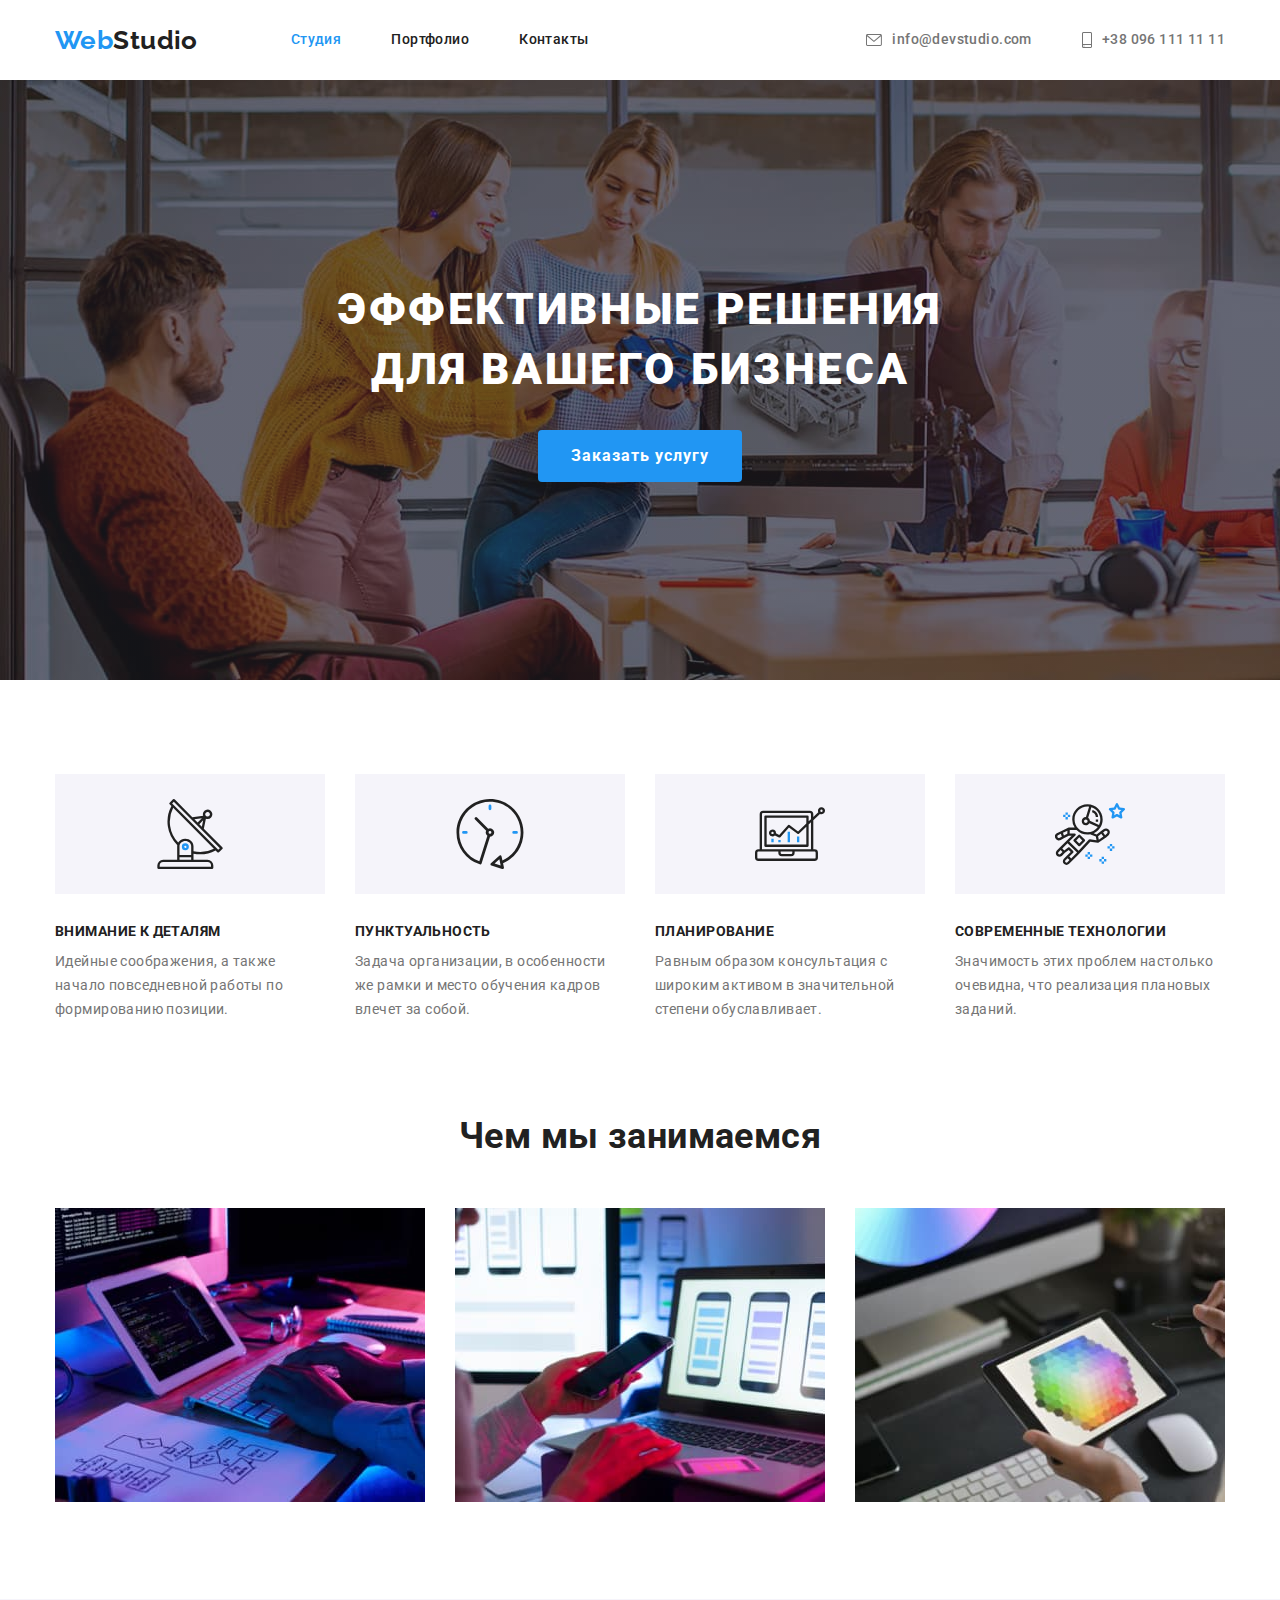
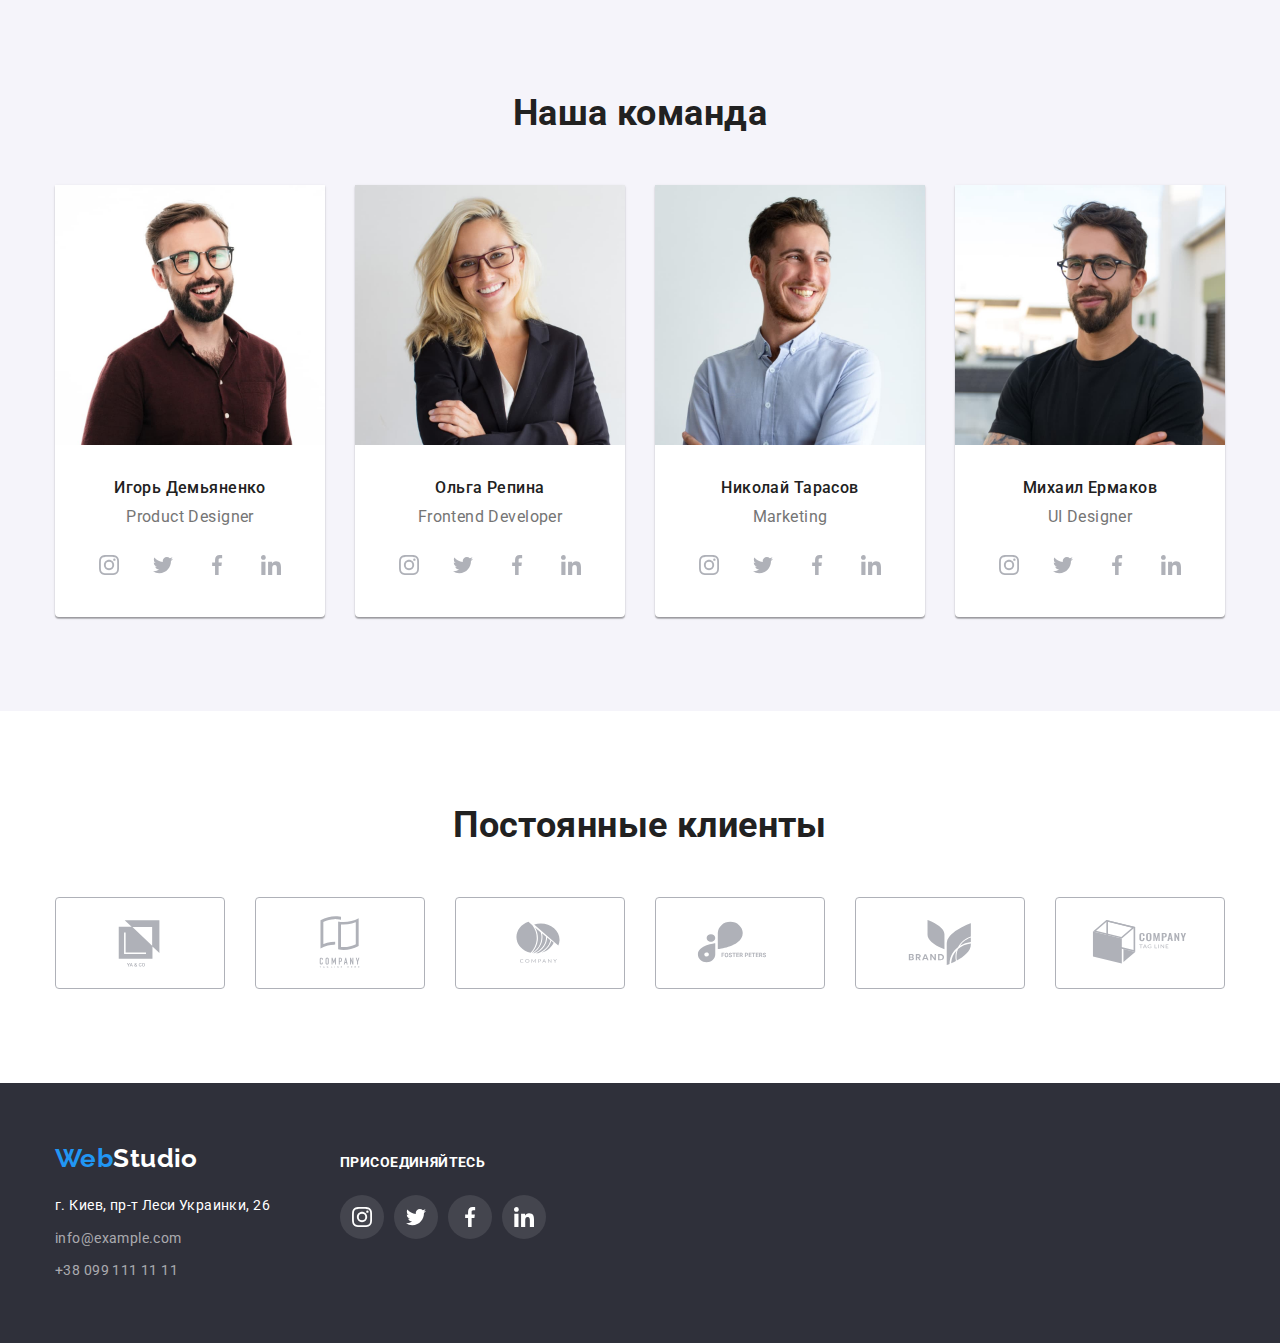
<file: index.html>
<!DOCTYPE html>
<html lang="ru">

<head>
    <meta charset="UTF-8">
    <meta http-equiv="X-UA-Compatible" content="IE=edge">
    <meta name="viewport" content="width=device-width, initial-scale=1.0">
    <title>Web Studio</title>
    <link
        href="https://fonts.googleapis.com/css2?family=Raleway:wght@700&family=Roboto:wght@400;500;700;900&display=swap"
        rel="stylesheet">
    <link rel="stylesheet" href="css/modern-normalize.css">
    <link rel="stylesheet" href="css/styles.css">
</head>

<body>
    <header class="header">
        <div class="container">
            <a href="" class="logo"><span>Web</span>Studio</a>
            <nav>
                <ul class="menu-list">
                    <li class="menu-item"><a href="./index.html" class="link active">Студия</a></li>
                    <li class="menu-item"><a href="./portfolio.html" class="link">Портфолио</a></li>
                    <li class="menu-item"><a href="" class="link">Контакты</a></li>
                </ul>
            </nav>
            <ul class="contact-list">
                <li class="item">
                    <a href="mailto:info@devstudio.com" class="link">
                        <svg class="contact-icon icon-mail">
                            <use href="./images/icon.svg#icon-icon-mail"></use>
                        </svg>
                        info@devstudio.com
                    </a>
                </li>
                <li class="item">
                    <a href="tel:+380961111111" class="link">
                        <svg class="contact-icon icon-smartphone">
                            <use href="./images/icon.svg#icon-smartphone"></use>
                        </svg>
                        +38 096 111 11 11
                    </a>
                </li>
            </ul>
        </div>
    </header>

    <main>
        <section class="hero">
            <h1 class="title">Эффективные решения <br> для вашего бизнеса</h1>
            <button type="button" class="btn">Заказать услугу</button>
        </section>

        <section class="section">
            <div class="container">
                <ul class="features-list">
                    <li class="features-item">
                        <div class="features-icon">
                            <svg class="icon" width="70" height="70">
                                <use href="./images/icon.svg#icon-antenna"></use>
                            </svg>
                        </div>
                        <h3 class="features-title">Внимание к деталям</h3>
                        <p class="features-text">Идейные соображения, а также начало повседневной работы по формированию
                            позиции.</p>
                    </li>
                    <li class="features-item">
                        <div class="features-icon">
                            <svg class="icon" width="70" height="70">
                                <use href="./images/icon.svg#icon-clock"></use>
                            </svg>
                        </div>
                        <h3 class="features-title">Пунктуальность</h3>
                        <p class="features-text">Задача организации, в особенности же рамки и место обучения кадров
                            влечет за собой.</p>
                    </li>
                    <li class="features-item">
                        <div class="features-icon">
                            <svg class="icon" width="70" height="70">
                                <use href="./images/icon.svg#icon-diagram"></use>
                            </svg>
                        </div>
                        <h3 class="features-title">Планирование</h3>
                        <p class="features-text">Равным образом консультация с широким активом в значительной степени
                            обуславливает.</p>
                    </li>
                    <li class="features-item">
                        <div class="features-icon">
                            <svg class="icon" width="70" height="70">
                                <use href="./images/icon.svg#icon-astronaut"></use>
                            </svg>
                        </div>
                        <h3 class="features-title">Современные технологии</h3>
                        <p class="features-text">Значимость этих проблем настолько очевидна, что реализация плановых
                            заданий.</p>
                    </li>
                </ul>
            </div>
        </section>

        <section class="section section-work">
            <h2 class="section-title">Чем мы занимаемся</h2>
            <div class="container">
                <ul class="work">
                    <li class="work-item">
                        <a href=""><img src="images/img1.jpg" alt="work at the computer" width="370" height="294"></a>
                    </li>
                    <li class="work-item">
                        <a href=""><img src="images/img2.jpg" alt="work at the phone" width="370" height="294"></a>
                    </li>
                    <li class="work-item">
                        <a href=""><img src="images/img3.jpg" alt="work at the tablet" width="370" height="294"></a>
                    </li>
                </ul>
            </div>
        </section>

        <section class="section section-team">
            <h2 class="section-title">Наша команда</h2>
            <div class="container">
                <ul class="team">
                    <li class="team-item">
                        <img src="images/photo1.jpg" alt="the guy in the picture" width="270" height="260">
                        <h3 class="team-title">Игорь Демьяненко</h3>
                        <p lang="en" class="team-text">Product Designer</p>
                        <div class="social">
                            <a href="https://www.instagram.com/" class="social-link" target="_blank">
                                <svg class="icon" width="70" height="70">
                                    <use href="./images/icon.svg#icon-instagram-2"></use>
                                </svg>
                            </a>
                            <a href="https://www.twitter.com/" class="social-link" target="_blank">
                                <svg class="icon" width="70" height="70">
                                    <use href="./images/icon.svg#icon-twitter-1"></use>
                                </svg>
                            </a>
                            <a href="https://www.facebook.com/" class="social-link" target="_blank">
                                <svg class="icon" width="70" height="70">
                                    <use href="./images/icon.svg#icon-facebook-1"></use>
                                </svg>
                            </a>
                            <a href="https://www.linkedin.com/" class="social-link" target="_blank">
                                <svg class="icon" width="70" height="70">
                                    <use href="./images/icon.svg#icon-linkedin-1"></use>
                                </svg>
                            </a>
                        </div>
                    </li>
                    <li class="team-item">
                        <img src="images/photo2.jpg" alt="the girl in the picture" width="270" height="260">
                        <h3 class="team-title">Ольга Репина</h3>
                        <p lang="en" class="team-text">Frontend Developer</p>
                        <div class="social">
                            <a href="https://www.instagram.com/" class="social-link" target="_blank">
                                <svg class="icon" width="70" height="70">
                                    <use href="./images/icon.svg#icon-instagram-2"></use>
                                </svg>
                            </a>
                            <a href="https://www.twitter.com/" class="social-link" target="_blank">
                                <svg class="icon" width="70" height="70">
                                    <use href="./images/icon.svg#icon-twitter-1"></use>
                                </svg>
                            </a>
                            <a href="https://www.facebook.com/" class="social-link" target="_blank">
                                <svg class="icon" width="70" height="70">
                                    <use href="./images/icon.svg#icon-facebook-1"></use>
                                </svg>
                            </a>
                            <a href="https://www.linkedin.com/" class="social-link" target="_blank">
                                <svg class="icon" width="70" height="70">
                                    <use href="./images/icon.svg#icon-linkedin-1"></use>
                                </svg>
                            </a>
                        </div>
                    </li>
                    <li class="team-item">
                        <img src="images/photo3.jpg" alt="the guy in the picture" width="270" height="260">
                        <h3 class="team-title">Николай Тарасов</h3>
                        <p lang="en" class="team-text">Marketing</p>
                        <div class="social">
                            <a href="https://www.instagram.com/" class="social-link" target="_blank">
                                <svg class="icon" width="70" height="70">
                                    <use href="./images/icon.svg#icon-instagram-2"></use>
                                </svg>
                            </a>
                            <a href="https://www.twitter.com/" class="social-link" target="_blank">
                                <svg class="icon" width="70" height="70">
                                    <use href="./images/icon.svg#icon-twitter-1"></use>
                                </svg>
                            </a>
                            <a href="https://www.facebook.com/" class="social-link" target="_blank">
                                <svg class="icon" width="70" height="70">
                                    <use href="./images/icon.svg#icon-facebook-1"></use>
                                </svg>
                            </a>
                            <a href="https://www.linkedin.com/" class="social-link" target="_blank">
                                <svg class="icon" width="70" height="70">
                                    <use href="./images/icon.svg#icon-linkedin-1"></use>
                                </svg>
                            </a>
                        </div>
                    </li>
                    <li class="team-item">
                        <img src="images/photo4.jpg" alt="the guy in the picture" width="270" height="260">
                        <h3 class="team-title">Михаил Ермаков</h3>
                        <p lang="en" class="team-text">UI Designer</p>
                        <div class="social">
                            <a href="https://www.instagram.com/" class="social-link" target="_blank">
                                <svg class="icon" width="70" height="70">
                                    <use href="./images/icon.svg#icon-instagram-2"></use>
                                </svg>
                            </a>
                            <a href="https://www.twitter.com/" class="social-link" target="_blank">
                                <svg class="icon" width="70" height="70">
                                    <use href="./images/icon.svg#icon-twitter-1"></use>
                                </svg>
                            </a>
                            <a href="https://www.facebook.com/" class="social-link" target="_blank">
                                <svg class="icon" width="70" height="70">
                                    <use href="./images/icon.svg#icon-facebook-1"></use>
                                </svg>
                            </a>
                            <a href="https://www.linkedin.com/" class="social-link" target="_blank">
                                <svg class="icon" width="70" height="70">
                                    <use href="./images/icon.svg#icon-linkedin-1"></use>
                                </svg>
                            </a>
                        </div>
                    </li>
                </ul>
            </div>
        </section>

        <section class="section section-clients">
            <h2 class="section-title">Постоянные клиенты</h2>
            <div class="container">
                <ul class="clients-logo">
                    <li class="clients-item">
                        <a href="" class="clients-item-link">
                            <svg class="icon" width="106" height="60">
                                <use href="./images/icon.svg#icon-Logo1"></use>
                            </svg>
                        </a>
                    </li>
                    <li class="clients-item">
                        <a href="" class="clients-item-link">
                            <svg class="icon" width="106" height="60">
                                <use href="./images/icon.svg#icon-Logo2"></use>
                            </svg>
                        </a>
                    </li>
                    <li class="clients-item">
                        <a href="" class="clients-item-link">
                            <svg class="icon" width="106" height="60">
                                <use href="./images/icon.svg#icon-Logo3"></use>
                            </svg>
                        </a>
                    </li>
                    <li class="clients-item">
                        <a href="" class="clients-item-link">
                            <svg class="icon" width="106" height="60">
                                <use href="./images/icon.svg#icon-Logo4"></use>
                            </svg>
                        </a>
                    </li>
                    <li class="clients-item">
                        <a href="" class="clients-item-link">
                            <svg class="icon" width="106" height="60">
                                <use href="./images/icon.svg#icon-Logo5"></use>
                            </svg>
                        </a>
                    </li>
                    <li class="clients-item">
                        <a href="" class="clients-item-link">
                            <svg class="icon" width="106" height="60">
                                <use href="./images/icon.svg#icon-Logo6"></use>
                            </svg>
                        </a>
                    </li>
                </ul>
            </div>
        </section>
    </main>

    <footer class="footer">
        <div class="container">
            <div class="footer-address">
                <a href="" class="logo"><span>Web</span>Studio</a>
                <address class="address">
                    <p class="footer-text">г. Киев, пр-т Леси Украинки, 26</p>
                    <a href="mailto:info@example.com" class="footer-link">info@example.com</a>
                    <a href="tel:+380991111111" class="footer-link">+38 099 111 11 11</a>
                </address>
            </div>

            <div class="footer-social">
                <p class="text">присоединяйтесь</p>
                <ul class="social-links">
                    <li class="item">
                        <a href="https://www.instagram.com/" class="social-link" target="_blank">
                            <svg class="icon" width="70" height="70">
                                <use href="./images/icon.svg#icon-instagram-2"></use>
                            </svg>
                        </a>
                    </li>
                    <li class="item">
                        <a href="https://www.twitter.com/" class="social-link" target="_blank">
                            <svg class="icon" width="70" height="70">
                                <use href="./images/icon.svg#icon-twitter-1"></use>
                            </svg>
                        </a>
                    </li>
                    <li class="item">
                        <a href="https://www.facebook.com/" class="social-link" target="_blank">
                            <svg class="icon" width="70" height="70">
                                <use href="./images/icon.svg#icon-facebook-1"></use>
                            </svg>
                        </a>
                    </li>
                    <li class="item">
                        <a href="https://www.linkedin.com/" class="social-link" target="_blank">
                            <svg class="icon" width="70" height="70">
                                <use href="./images/icon.svg#icon-linkedin-1"></use>
                            </svg>
                        </a>
                    </li>
                </ul>
            </div>
        </div>
    </footer>
</body>

</html>
</file>
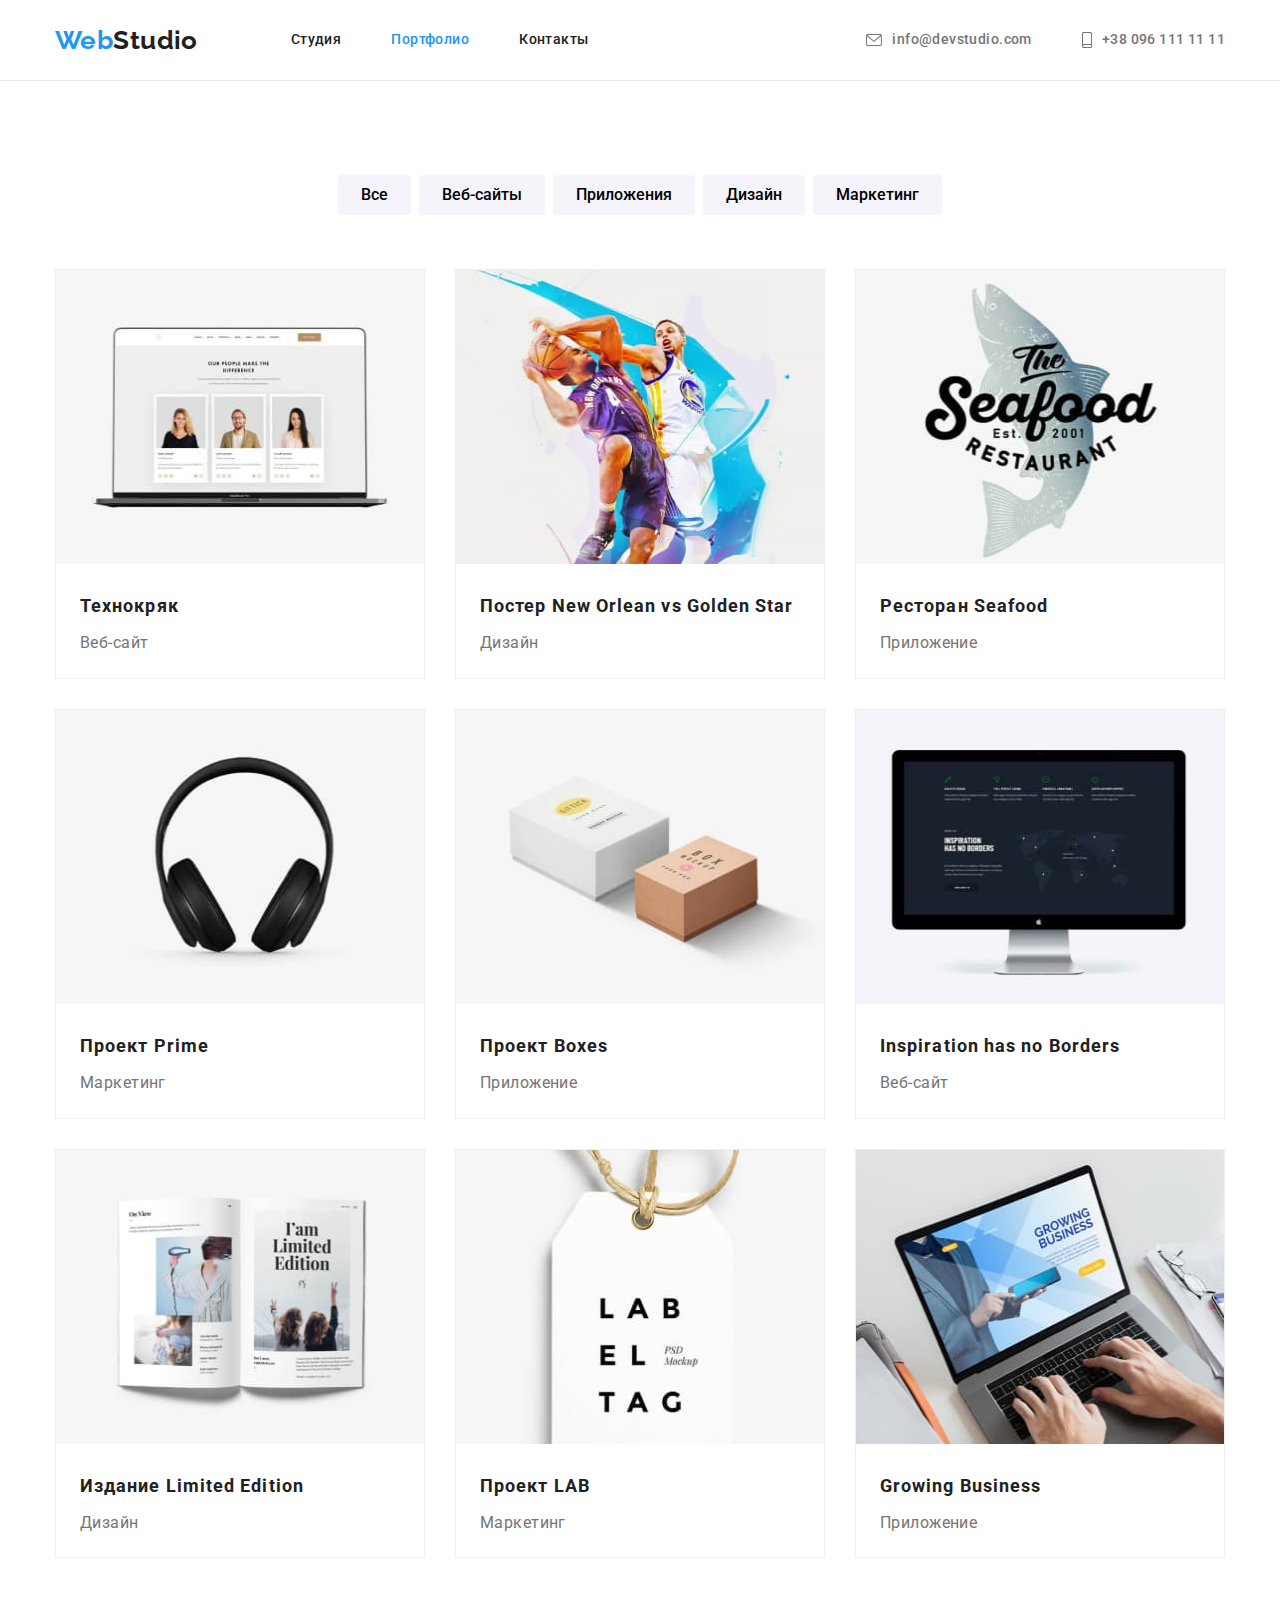
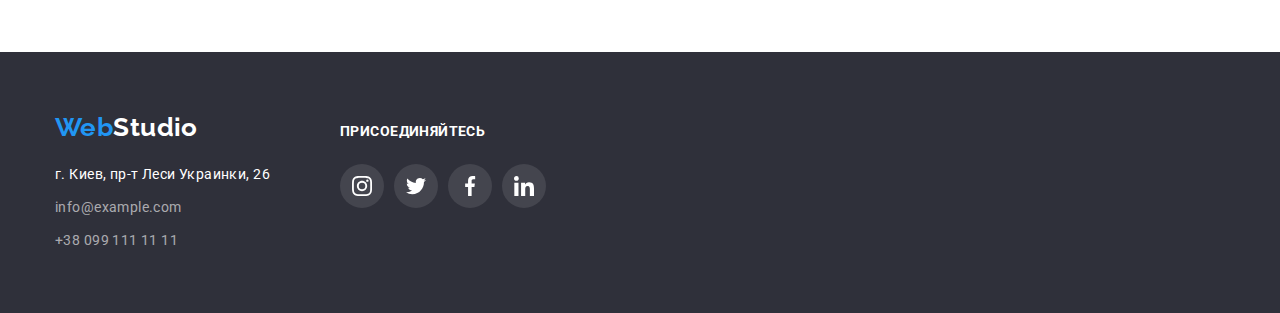
<file: portfolio.html>
<!DOCTYPE html>
<html lang="ru">

<head>
    <meta charset="UTF-8">
    <meta http-equiv="X-UA-Compatible" content="IE=edge">
    <meta name="viewport" content="width=device-width, initial-scale=1.0">
    <title>Web Studio</title>
    <link
        href="https://fonts.googleapis.com/css2?family=Raleway:wght@700&family=Roboto:wght@400;500;700;900&display=swap"
        rel="stylesheet">
    <link rel="stylesheet" href="css/modern-normalize.css">
    <link rel="stylesheet" href="css/styles.css">
</head>

<body>
    <header class="header portfolio">
        <div class="container">
            <a href="" class="logo"><span>Web</span>Studio</a>
            <nav>
                <ul class="menu-list">
                    <li class="menu-item"><a href="./index.html" class="link">Студия</a></li>
                    <li class="menu-item"><a href="./portfolio.html" class="link active">Портфолио</a></li>
                    <li class="menu-item"><a href="" class="link">Контакты</a></li>
                </ul>
            </nav>
            <ul class="contact-list">
                <li class="item">
                    <a href="mailto:info@devstudio.com" class="link">
                        <svg class="contact-icon icon-mail">
                            <use href="./images/icon.svg#icon-icon-mail"></use>
                        </svg>
                        info@devstudio.com
                    </a>
                </li>
                <li class="item">
                    <a href="tel:+380961111111" class="link">
                        <svg class="contact-icon icon-smartphone">
                            <use href="./images/icon.svg#icon-smartphone"></use>
                        </svg>
                        +38 096 111 11 11
                    </a>
                </li>
            </ul>
        </div>
    </header>

    <main>
        <section class="section">
            <div class="container">
                <ul class="filter">
                    <li><button type="button" class="filter-btn">Все</button></li>
                    <li><button type="button" class="filter-btn">Веб-сайты</button></li>
                    <li><button type="button" class="filter-btn">Приложения</button></li>
                    <li><button type="button" class="filter-btn">Дизайн</button></li>
                    <li><button type="button" class="filter-btn">Маркетинг</button></li>
                </ul>

                <ul class="projects">
                    <li class="project-item">
                        <a href="" class="project-link">
                            <img class="project-img" src="images/project1.jpg" alt="Project image" width="370" height="294">
                            <div class="project-about">
                                <h3 class="project-title">Технокряк</h3>
                                <p class="project-text">Веб-сайт</p>
                            </div>
                        </a>
                    </li>
                    <li class="project-item">
                        <a href="" class="project-link">
                            <img class="project-img" src="images/project2.jpg" alt="Project image" width="370" height="294">
                            <div class="project-about">
                                <h3 class="project-title">Постер New Orlean vs Golden Star</h3>
                                <p class="project-text">Дизайн</p>
                            </div>
                        </a>
                    </li>
                    <li class="project-item">
                        <a href="" class="project-link">
                            <img class="project-img" src="images/project3.jpg" alt="Project image" width="370" height="294">
                            <div class="project-about">
                                <h3 class="project-title">Ресторан Seafood</h3>
                                <p class="project-text">Приложение</p>
                            </div>
                        </a>
                    </li>
                    <li class="project-item">
                        <a href="" class="project-link">
                            <img class="project-img" src="images/project4.jpg" alt="Project image" width="370" height="294">
                            <div class="project-about">
                                <h3 class="project-title">Проект Prime</h3>
                                <p class="project-text">Маркетинг</p>
                            </div>
                        </a>
                    </li>
                    <li class="project-item">
                        <a href="" class="project-link">
                            <img class="project-img" src="images/project5.jpg" alt="Project image" width="370" height="294">
                            <div class="project-about">
                                <h3 class="project-title">Проект Boxes</h3>
                                <p class="project-text">Приложение</p>
                            </div>
                        </a>
                    </li>
                    <li class="project-item">
                        <a href="" class="project-link">
                            <img class="project-img" src="images/project6.jpg" alt="Project image" width="370" height="294">
                            <div class="project-about">
                                <h3 class="project-title">Inspiration has no Borders</h3>
                                <p class="project-text">Веб-сайт</p>
                            </div>
                        </a>
                    </li>
                    <li class="project-item">
                        <a href="" class="project-link">
                            <img class="project-img" src="images/project7.jpg" alt="Project image" width="370" height="294">
                            <div class="project-about">
                                <h3 class="project-title">Издание Limited Edition</h3>
                                <p class="project-text">Дизайн</p>
                            </div>
                        </a>
                    </li>
                    <li class="project-item">
                        <a href="" class="project-link">
                            <img class="project-img" src="images/project8.jpg" alt="Project image" width="370" height="294">
                            <div class="project-about">
                                <h3 class="project-title">Проект LAB</h3>
                                <p class="project-text">Маркетинг</p>
                            </div>
                        </a>
                    </li>
                    <li class="project-item">
                        <a href="" class="project-link">
                            <img class="project-img" src="images/project9.jpg" alt="Project image" width="370" height="294">
                            <div class="project-about">
                                <h3 class="project-title">Growing Business</h3>
                                <p class="project-text">Приложение</p>
                            </div>
                        </a>
                    </li>
                </ul>
            </div>
        </section>
    </main>

    <footer class="footer">
        <div class="container">
            <div class="footer-address">
                <a href="" class="logo"><span>Web</span>Studio</a>
                <address class="address">
                    <p class="footer-text">г. Киев, пр-т Леси Украинки, 26</p>
                    <a href="mailto:info@example.com" class="footer-link">info@example.com</a>
                    <a href="tel:+380991111111" class="footer-link">+38 099 111 11 11</a>
                </address>
            </div>

            <div class="footer-social">
                <p class="text">присоединяйтесь</p>
                <ul class="social-links">
                    <li class="item">
                        <a href="https://www.instagram.com/" class="social-link" target="_blank">
                            <svg class="icon" width="70" height="70">
                                <use href="./images/icon.svg#icon-instagram-2"></use>
                            </svg>
                        </a>
                    </li>
                    <li class="item">
                        <a href="https://www.twitter.com/" class="social-link" target="_blank">
                            <svg class="icon" width="70" height="70">
                                <use href="./images/icon.svg#icon-twitter-1"></use>
                            </svg>
                        </a>
                    </li>
                    <li class="item">
                        <a href="https://www.facebook.com/" class="social-link" target="_blank">
                            <svg class="icon" width="70" height="70">
                                <use href="./images/icon.svg#icon-facebook-1"></use>
                            </svg>
                        </a>
                    </li>
                    <li class="item">
                        <a href="https://www.linkedin.com/" class="social-link" target="_blank">
                            <svg class="icon" width="70" height="70">
                                <use href="./images/icon.svg#icon-linkedin-1"></use>
                            </svg>
                        </a>
                    </li>
                </ul>
            </div>
        </div>
    </footer>
</body>

</html>
</file>
<file: css/styles.css>
:root {
    --primary-title-color: #212121;
    --primary-text-color: #757575;
    --blue-color: #2196f3;
    --primary-white-color: #ffffff;
    --bg-color: #2f303a;
    --secondary-bg-color: #f5f4fa;
    --grey-icon-color: #afb1b8;
}

body {
    font-size: 14px;
    line-height: 1.14;
    background-color: var(--primary-white-color);
    color: var(--primary-title-color);
    font-family: "Roboto", sans-serif;
    letter-spacing: 0.03em;
}

.active {
    color: var(--blue-color);
}

button {
    cursor: pointer;
}

a {
    color: inherit;
    text-decoration: none;
}

ul {
    list-style: none;
}

h1,
h2,
h3,
h4,
h5,
h6,
p,
ul {
    margin: 0;
    padding: 0;
}

.container {
    width: 1200px;
    padding: 0 15px;
    margin: 0 auto;
}

.section {
    padding: 94px 0;
}

/* Header */
.header.portfolio {
    border-bottom: 1px solid #ececec;
}

.header .container {
    display: flex;
    align-items: center;
}

.logo {
    margin-right: 93px;

    font-family: "Raleway", sans-serif;
    font-weight: 700;
    font-size: 26px;
    line-height: 1.62;
}

.logo span {
    color: var(--blue-color);
}

.menu-list {
    display: flex;
    margin: 0 -25px;
}

.link {
    display: flex;
    align-items: center;
    padding: 32px 0;

    font-weight: 500;
}

.menu-item {
    margin: 0 25px;
}

.header .link:hover,
.header .link:focus {
    color: var(--blue-color);
}

.contact-list {
    display: flex;
    align-items: center;
    margin-left: auto;
}

.contact-icon {
    margin-right: 10px;
    fill: var(--primary-text-color);
}

.contact-icon.icon-mail {
    width: 16px;
    height: 12px;
}
.contact-icon.icon-smartphone {
    width: 10px;
    height: 16px;
}

.link:hover .contact-icon,
.link:focus .contact-icon {
    fill: var(--blue-color);
}

.contact-list > .item:not(:last-child) {
    margin-right: 50px;
}

.contact-list .link {
    color: var(--primary-text-color);
}

/* Hero */
.hero {
    margin: 0 auto;
    padding: 200px 0;
    height: 600px;
    max-width: 1600px;
    text-align: center;

    background-color: var(--bg-color);
    background-image: linear-gradient(
            to right,
            rgba(47, 48, 58, 0.4),
            rgba(47, 48, 58, 0.4)
        ),
        url("../images/bg-hero.jpg");
    background-repeat: no-repeat;
    background-size: cover;
}
.hero .title {
    margin-bottom: 30px;

    color: var(--primary-white-color);
    font-weight: 900;
    font-size: 44px;
    line-height: 1.36;
    text-align: center;
    letter-spacing: 0.06em;
    text-transform: uppercase;
}
.hero .btn {
    min-width: 200px;
    padding: 10px 32px;
    border: 1px solid transparent;
    border-radius: 4px;

    font-size: 16px;
    font-weight: 700;
    line-height: 1.87;
    letter-spacing: 0.06em;
    color: var(--primary-white-color);
    background-color: var(--blue-color);
}

/* Features */
.features-list {
    display: flex;
    flex-wrap: wrap;
    margin: -15px;
}
.features-item {
    width: 270px;
    margin: 15px;
}
.features-icon {
    display: flex;
    justify-content: center;
    align-items: center;
    margin-bottom: 30px;
    height: 120px;

    background-color: var(--secondary-bg-color);
}
.features-title {
    margin-bottom: 10px;

    font-size: 14px;
    line-height: 1.14;
    font-weight: 700;
    text-transform: uppercase;
}
.features-text {
    line-height: 1.71;
    color: var(--primary-text-color);
}

.section-title {
    margin-bottom: 50px;

    font-size: 36px;
    font-weight: 700;
    line-height: 1.16;
    text-align: center;
}

/* Work */
.section.section-work {
    padding-top: 0;
}
.work {
    display: flex;
    flex-wrap: wrap;
    margin: -15px;
}
.work-item {
    margin: 15px;
}

.work-item a {
    display: block;
}

/* Team */
.section-team {
    background-color: var(--secondary-bg-color);
}
.team {
    display: flex;
    flex-wrap: wrap;
    margin: -15px;
}
.team-item {
    width: 270px;
    margin: 15px;
    padding-bottom: 30px;
    text-align: center;

    border-radius: 0px 0px 4px 4px;
    background-color: var(--primary-white-color);
    box-shadow: 0px 1px 3px rgba(0, 0, 0, 0.12), 0px 1px 1px rgba(0, 0, 0, 0.14),
        0px 2px 1px rgba(0, 0, 0, 0.2);
}
.team-title {
    margin-top: 30px;

    font-weight: 500;
    font-size: 16px;
    line-height: 1.18;
}
.team-text {
    margin-top: 10px;

    color: var(--primary-text-color);
    font-size: 16px;
    line-height: 1.18;
}

.social {
    display: flex;
    justify-content: center;
    margin-top: 16px;
}
.social-link {
    display: flex;
    align-items: center;
    justify-content: center;
    width: 44px;
    height: 44px;
    border-radius: 50%;
}
.social-link:not(:last-child),
.footer .item:not(:last-child) {
    margin-right: 10px;
}
.social-link .icon {
    width: 20px;
    height: 20px;
    fill: var(--grey-icon-color);
}
.social-link:hover,
.social-link:focus {
    background-color: var(--blue-color);
}
.social-link:hover .icon,
.social-link:focus .icon {
    fill: var(--primary-white-color);
}

/* Clients */
.clients-logo {
    display: flex;
    flex-wrap: wrap;
    margin: -15px;
}
.clients-item {
    margin: 15px;
}
.clients-item-link {
    display: flex;
    align-items: center;
    justify-content: center;
    min-width: 170px;
    height: 92px;

    color: var(--grey-icon-color);
    border: 1px solid var(--grey-icon-color);
    border-radius: 4px;
}
.clients-item-link:hover,
.clients-item-link:focus {
    border-color: var(--blue-color);
}
.clients-item .icon {
    fill: currentColor;
}
.clients-item-link:hover .icon,
.clients-item-link:focus .icon {
    fill: var(--blue-color);
}

/* Portfolio */
.filter {
    display: flex;
    justify-content: center;
    margin: -4px;
    margin-bottom: 50px;
}
.filter-btn {
    margin: 4px;
    padding: 6px 22px;
    border: 1px solid transparent;
    border-radius: 4px;

    font-weight: 500;
    font-size: 16px;
    line-height: 1.62;
    background-color: #f5f4fa;
}
.filter-btn:hover,
.filter-btn:focus {
    color: var(--primary-white-color);
    background-color: var(--blue-color);
    box-shadow: 0px 1px 1px rgba(0, 0, 0, 0.12), 0px 4px 4px rgba(0, 0, 0, 0.06),
        1px 4px 6px rgba(0, 0, 0, 0.16);
}

/* Projects */
.projects {
    display: flex;
    flex-wrap: wrap;
    margin: -15px;
}
.project-item {
    width: 370px;
    margin: 15px;

    background-color: #ffffff;
    border: 1px solid #eeeeee;
}
.project-link {
    display: block;
    padding-bottom: 20px;
}
.project-link:hover,
.project-link:focus {
    box-shadow: 0px 1px 1px rgba(0, 0, 0, 0.12), 0px 4px 4px rgba(0, 0, 0, 0.06),
        1px 4px 6px rgba(0, 0, 0, 0.16);
}
.project-img {
    width: 100%;
    margin-bottom: 20px;
}
.project-about {
    padding-left: 24px;
}
.project-title {
    margin-bottom: 4px;

    font-size: 18px;
    font-weight: 700;
    line-height: 2;
    letter-spacing: 0.06em;
}
.project-text {
    font-size: 16px;
    line-height: 1.87;
    color: var(--primary-text-color);
}

/* Footer */
.footer {
    padding: 60px 0;

    background-color: var(--bg-color);
}
.footer .container {
    display: flex;
    align-items: baseline;
}
.footer .logo {
    display: inline-block;
    margin-bottom: 20px;
    margin-right: 0;
    line-height: 1.19;

    color: var(--primary-white-color);
}
.footer-address {
    margin-right: 70px;
}
.address {
    display: flex;
    flex-direction: column;

    font-style: normal;
}
.footer-text {
    margin-bottom: 9px;

    color: var(--primary-white-color);
    line-height: 1.71;
}
.footer-link {
    line-height: 1.71;
    color: rgba(255, 255, 255, 0.6);
}
.footer-link:not(:last-child) {
    margin-bottom: 9px;
}
.footer-link:hover,
.footer-link:focus {
    color: var(--blue-color);
}

.footer-social .text {
    margin-bottom: 20px;
    font-weight: 700;
    line-height: 1.71;

    text-transform: uppercase;
    color: var(--primary-white-color);
}
.footer .social-links {
    display: flex;
}
.footer .social-link {
    background-color: rgba(255, 255, 255, 0.1);
}
.footer .social-link:hover,
.footer .social-link:focus {
    background-color: var(--blue-color);
}
.footer .icon {
    fill: var(--primary-white-color);
}
</file>
